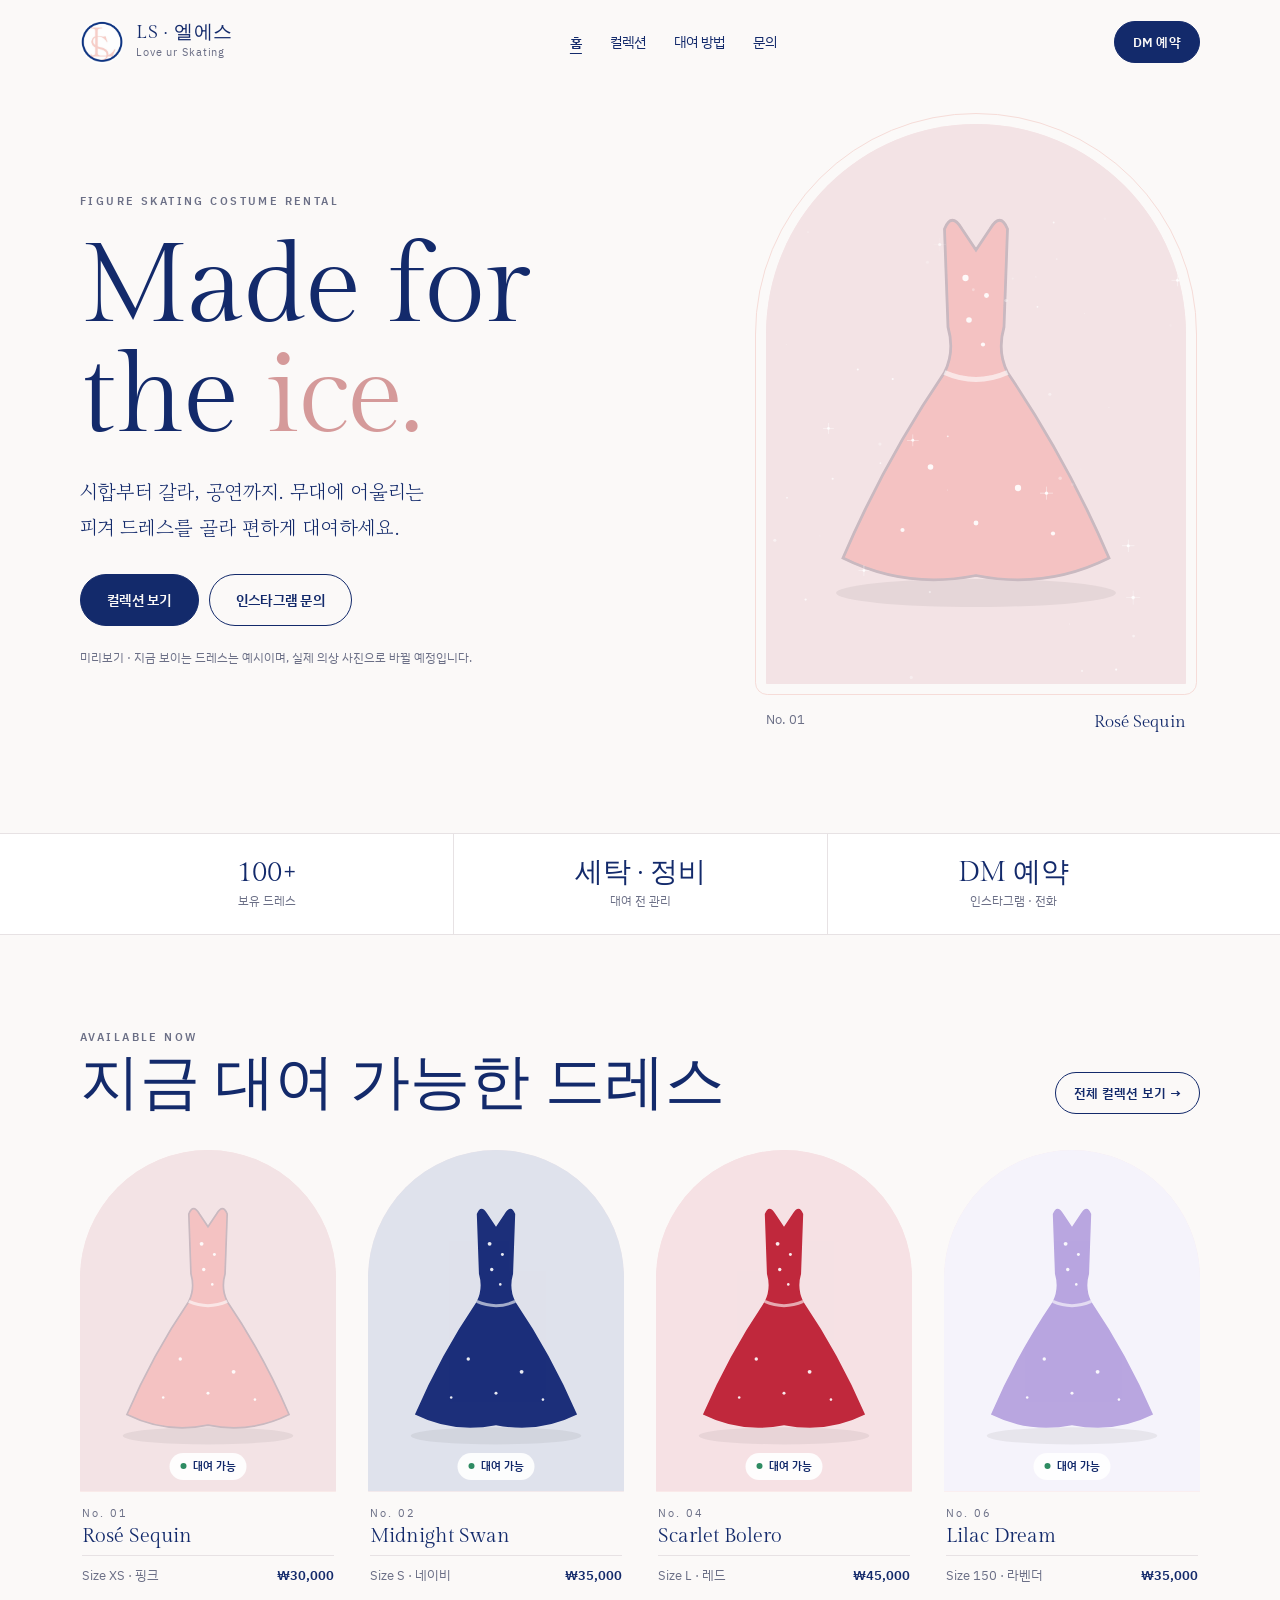
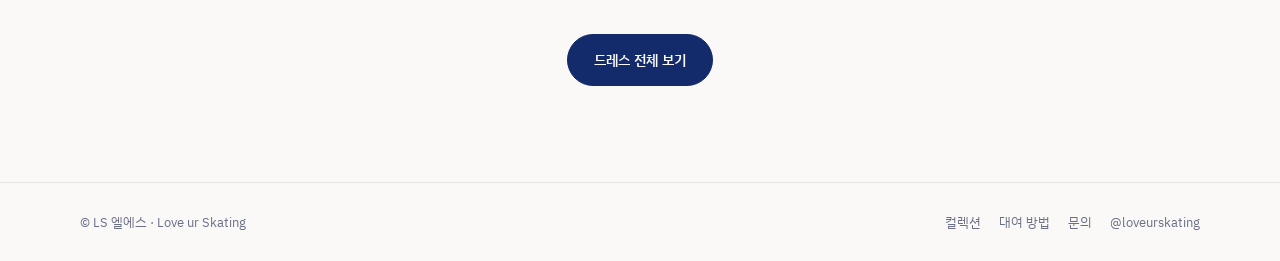
<file: index.html>
<!doctype html>
<html lang="ko">
<head>
<meta charset="utf-8">
<meta name="viewport" content="width=device-width, initial-scale=1, viewport-fit=cover">
<meta name="description" content="LS 엘에스 · Love ur Skating 피겨 의상 대여">
<title>LS 엘에스 피겨 의상 대여</title>
<meta name="claude:viewport-fit-sides" content="cover">
<link rel="preconnect" href="https://fonts.googleapis.com">
<link rel="preconnect" href="https://fonts.gstatic.com" crossorigin>
<link rel="stylesheet" href="https://fonts.googleapis.com/css2?family=Gilda+Display&family=Gowun+Batang:wght@400;700&family=IBM+Plex+Sans+KR:wght@400;500;600&display=swap">
<style>
/* Layout: atelier lookbook in the logo's own colours (navy + blush on ice-white).
   Arched frames, like the curved end of a rink, carry the hero and every dress card. */
:root{
  --ice:#fbf9f8;      /* page */
  --paper:#ffffff;    /* raised surfaces */
  --blush:#f6dcd8;    /* logo pink */
  --blush-2:#fbeceb;  /* pale blush fills */
  --navy:#132a6b;     /* logo navy: text, buttons */
  --navy-2:#0c1c4d;   /* contact band */
  --mut:#6b6f86;      /* secondary text */
  --line:#e7e2e4;
  --on-navy:#fbeceb;
  --ok:#2e8b62;--no:#c2415d;--wait:#c58a2b;
  --display:"Gilda Display","Didot",Georgia,serif;
  --kr-serif:"Gowun Batang","AppleMyungjo","Batang",serif;
  --body:"IBM Plex Sans KR",-apple-system,"Apple SD Gothic Neo","Malgun Gothic",sans-serif;
}
@media (prefers-color-scheme: dark){:root:not([data-theme="light"]){
  --ice:#0e1430;--paper:#151c3d;--blush:#e9c4c0;--blush-2:#1d2448;--navy:#f3dcd9;--navy-2:#080d22;--mut:#a6abc6;--line:#283161;--on-navy:#fbeceb;color-scheme:dark}}
:root[data-theme="dark"]{
  --ice:#0e1430;--paper:#151c3d;--blush:#e9c4c0;--blush-2:#1d2448;--navy:#f3dcd9;--navy-2:#080d22;--mut:#a6abc6;--line:#283161;--on-navy:#fbeceb;color-scheme:dark}

*{box-sizing:border-box}
[hidden]{display:none!important}
body{margin:0;word-break:keep-all;overflow-wrap:break-word;background:var(--ice);color:var(--navy);font-family:var(--body);font-size:15px;line-height:1.7;-webkit-font-smoothing:antialiased}
img{max-width:100%}
a{color:inherit}
a:focus-visible,button:focus-visible{outline:2px solid var(--navy);outline-offset:3px}
.wrap{max-width:1160px;margin:0 auto;padding-left:max(20px,env(safe-area-inset-left,0px));padding-right:max(20px,env(safe-area-inset-right,0px))}
.label{font-size:11px;font-weight:600;letter-spacing:.22em;text-transform:uppercase;color:var(--mut)}

/* ---------- Header ---------- */
.top{display:flex;align-items:center;justify-content:space-between;gap:16px;padding-block:20px}
.brand{display:flex;align-items:center;gap:12px;text-decoration:none}
.brand img{width:44px;height:44px;border-radius:50%;background:#fff}
.brand b{display:block;font-family:var(--display);font-weight:400;font-size:19px;letter-spacing:.04em;line-height:1.1}
.brand small{display:block;font-size:11px;color:var(--mut);letter-spacing:.08em}
.top{flex-wrap:wrap}
.menu{display:flex;align-items:center;gap:28px;font-size:14px}
.menu a.on{font-weight:600;text-decoration:underline;text-decoration-thickness:1px;text-underline-offset:6px}
.top-cta{order:2}
@media(max-width:720px){.menu{order:3;width:100%;justify-content:space-between;gap:8px;border-top:1px solid var(--line);padding-top:12px}}
.view{animation:fade .35s ease}
@keyframes fade{from{opacity:.4}to{opacity:1}}
.page-head{padding-block:48px 8px}
.page-head .sec-title{font-size:clamp(44px,7vw,72px)}
.more{display:flex;justify-content:center;margin-top:48px}
.featured{padding-block:88px 96px}
.crumbs{font-size:13px;color:var(--mut);margin:0 0 6px}
.crumbs a{text-decoration:none}.crumbs a:hover{text-decoration:underline}
.site-foot{border-top:1px solid var(--line);padding-block:28px;font-size:13px;color:var(--mut)}
.site-foot .wrap{display:flex;flex-wrap:wrap;justify-content:space-between;gap:10px 24px}
.site-foot a{text-decoration:none}.site-foot a:hover{text-decoration:underline}
.site-foot nav{display:flex;flex-wrap:wrap;gap:6px 18px}
.menu a{text-decoration:none}
.menu a:not(.btn):hover{text-decoration:underline;text-underline-offset:5px}


/* ---------- Buttons ---------- */
.btn{display:inline-flex;align-items:center;justify-content:center;gap:8px;font:inherit;font-weight:600;font-size:14px;letter-spacing:.02em;padding:13px 26px;border-radius:999px;text-decoration:none;cursor:pointer;border:1px solid var(--navy);transition:background .2s,color .2s}
.btn-solid{background:var(--navy);color:var(--ice)}
.btn-solid:hover{background:transparent;color:var(--navy)}
.btn-line{background:transparent;color:var(--navy)}
.btn-line:hover{background:var(--navy);color:var(--ice)}
.btn-sm{padding:9px 18px;font-size:13px}

/* ---------- Hero ---------- */
.hero{display:grid;gap:40px;align-items:center;padding-block:24px 72px}
@media(min-width:880px){.hero{grid-template-columns:1.15fr .85fr;gap:64px;padding-block:40px 96px}}
.hero-copy{display:grid;gap:22px;min-width:0}
.hero h1{margin:0;font-family:var(--display);font-weight:400;font-size:clamp(56px,9vw,112px);line-height:.98;letter-spacing:-.01em}
.hero h1 em{font-style:normal;color:#d59a9a}
.kr-lede{margin:0;font-family:var(--kr-serif);font-size:clamp(17px,2.2vw,20px);line-height:1.8;max-width:26em;text-wrap:balance}
.cta{display:flex;flex-wrap:wrap;gap:10px;margin-top:6px}
.note{font-size:12px;color:var(--mut);margin:0}

.arch{position:relative;aspect-ratio:3/4;max-width:100%;border-radius:999px 999px 6px 6px;overflow:hidden;background:var(--blush-2)}
.arch .art,.arch canvas{position:absolute;inset:0;width:100%;height:100%}
.arch canvas{pointer-events:none}
.hero-figure{margin:0;display:grid;gap:14px;justify-self:center;width:min(100%,420px)}
.hero-figure .arch{outline:1px solid var(--blush);outline-offset:10px}
.hero-figure figcaption{display:flex;justify-content:space-between;gap:12px;font-size:13px;color:var(--mut);padding-top:10px}
.hero-figure figcaption b{font-family:var(--display);font-weight:400;font-size:17px;color:var(--navy)}

/* ---------- Facts strip ---------- */
.facts{border-block:1px solid var(--line);background:var(--paper)}
.facts ul{list-style:none;margin:0;padding:0;display:grid;grid-template-columns:repeat(3,minmax(0,1fr))}
.facts li{padding-block:22px;padding-inline:12px;display:grid;gap:2px;text-align:center}
.facts li+li{border-left:1px solid var(--line)}
.facts b{font-family:var(--display);font-weight:400;font-size:clamp(17px,3vw,28px);white-space:nowrap;line-height:1.2}
.facts span{font-size:12px;color:var(--mut)}

/* ---------- Collection ---------- */
.collection{padding-block:32px 96px}
.sec-head{display:flex;flex-wrap:wrap;align-items:flex-end;justify-content:space-between;gap:20px 32px;margin-bottom:36px}
.sec-title{margin:6px 0 0;font-family:var(--display);font-weight:400;font-size:clamp(38px,6vw,60px);line-height:1}
.sec-kr{margin:8px 0 0;font-family:var(--kr-serif);color:var(--mut)}
.tabs{display:flex;flex-wrap:wrap;gap:4px 22px}
.tab{font:inherit;font-size:14px;background:none;border:0;padding:6px 0;color:var(--mut);cursor:pointer;border-bottom:1px solid transparent}
.tab sup{font-size:10px;margin-left:3px}
.tab:hover{color:var(--navy)}
.tab.on{color:var(--navy);font-weight:600;border-bottom-color:var(--navy)}
.grid{display:grid;grid-template-columns:repeat(2,minmax(0,1fr));gap:40px 16px}
@media(min-width:760px){.grid{grid-template-columns:repeat(3,minmax(0,1fr));gap:56px 32px}}
@media(min-width:1080px){.grid{grid-template-columns:repeat(4,minmax(0,1fr))}}
.card{display:grid;gap:12px;width:100%;text-align:left;font:inherit;color:inherit;background:none;border:0;padding:0;cursor:pointer}
.card .arch .art{transition:transform .6s ease}
.card:hover .arch .art{transform:scale(1.05)}
.status{position:absolute;left:50%;bottom:12px;transform:translateX(-50%);white-space:nowrap;display:inline-flex;align-items:center;gap:6px;background:rgba(255,255,255,.92);color:#132a6b;font-size:11px;font-weight:600;padding:4px 11px;border-radius:999px}
.status::before{content:"";width:6px;height:6px;border-radius:50%;background:var(--dot)}
.s-available{--dot:var(--ok)}.s-rented{--dot:var(--no)}.s-preparing{--dot:var(--wait)}
.tag{display:grid;gap:2px;padding-inline:2px}
.tag .no{font-size:11px;letter-spacing:.18em;color:var(--mut)}
.tag h3{margin:0;font-family:var(--display);font-weight:400;font-size:20px;line-height:1.25}
.tag .row{display:flex;justify-content:space-between;align-items:baseline;gap:8px;font-size:13px;color:var(--mut);border-top:1px solid var(--line);padding-top:8px;margin-top:4px}
.tag .row b{color:var(--navy);font-weight:600;font-variant-numeric:tabular-nums}
.empty{color:var(--mut)}

/* ---------- How to rent ---------- */
.how{background:var(--blush-2);padding-block:56px 96px;margin-top:32px}
.steps{list-style:none;margin:40px 0 0;padding:0;display:grid;gap:32px}
@media(min-width:760px){.steps{grid-template-columns:repeat(3,minmax(0,1fr));gap:48px}}
.steps li{display:grid;gap:10px;border-top:1px solid var(--navy);padding-top:20px;min-width:0}
.steps .n{font-family:var(--display);font-size:15px;letter-spacing:.12em}
.steps h3{margin:0;font-family:var(--kr-serif);font-size:20px;font-weight:700}
.steps p{margin:0;color:var(--mut);max-width:28em}

/* ---------- Contact ---------- */
.contact{background:var(--navy-2);color:var(--on-navy);padding-block:72px 64px;margin-top:32px}
.contact-grid{display:grid;gap:40px}
@media(min-width:880px){.contact-grid{grid-template-columns:1fr 1fr;align-items:end}}
.contact h2{margin:0;font-family:var(--display);font-weight:400;font-size:clamp(44px,7vw,80px);line-height:1}
.contact .kr{margin:14px 0 0;font-family:var(--kr-serif);font-size:17px;opacity:.85}
.lines{display:grid}
.line{display:flex;flex-wrap:wrap;align-items:center;justify-content:space-between;gap:8px 16px;padding-block:18px;border-top:1px solid rgba(251,236,235,.25)}
.line:last-child{border-bottom:1px solid rgba(251,236,235,.25)}
.line .k{font-size:11px;letter-spacing:.22em;text-transform:uppercase;opacity:.7}
.line .v{font-family:var(--display);font-size:clamp(20px,3vw,26px);text-decoration:none;font-variant-numeric:tabular-nums;user-select:all}
.line a.v:hover{text-decoration:underline;text-underline-offset:6px}
.line .vwrap{display:flex;align-items:center;gap:12px}
.copy{font:inherit;font-size:12px;color:var(--on-navy);background:transparent;border:1px solid rgba(251,236,235,.5);border-radius:999px;padding:4px 12px;cursor:pointer}
.fine{margin:56px 0 0;font-size:12px;opacity:.6;display:flex;flex-wrap:wrap;justify-content:space-between;gap:8px}

/* ---------- Dress page ---------- */
.dress-page{display:grid;gap:28px;padding-block:8px 72px}
@media(min-width:880px){.dress-page{grid-template-columns:minmax(0,1fr) minmax(0,1fr);gap:72px;align-items:start;padding-block:16px 96px}}
.dress-figure{margin:0;justify-self:center;width:min(100%,420px)}
.dress-figure .arch{outline:1px solid var(--blush);outline-offset:10px}
.detail{display:grid;gap:16px;align-content:start;min-width:0}
@media(min-width:880px){.detail{position:sticky;top:24px;padding-top:24px}}
.detail h1{margin:0;font-family:var(--display);font-weight:400;font-size:clamp(36px,5vw,52px);line-height:1.05}
.detail .status{position:static;transform:none;justify-self:start;background:var(--blush-2);color:var(--navy);font-size:12px;padding:5px 12px}
.detail .price{margin:0;font-size:24px;font-weight:600;font-variant-numeric:tabular-nums}
.detail .price small{font-size:13px;font-weight:400;color:var(--mut)}
dl{display:grid;grid-template-columns:96px minmax(0,1fr);gap:12px;margin:0;padding-block:18px;border-block:1px solid var(--line)}
dt{color:var(--mut)}dd{margin:0}
.actions{display:grid;gap:10px}
.hint{margin:0;font-size:13px;color:var(--mut)}
.back{display:inline-flex;gap:6px;font-size:14px;text-decoration:none;color:var(--mut)}
.back:hover{color:var(--navy)}
.related{border-top:1px solid var(--line);padding-block:64px 88px}
.related .sec-title{font-size:clamp(28px,4vw,40px)}

@media (prefers-reduced-motion: reduce){*{transition:none!important}}
</style>
</head>
<body>


<div class="wrap">
  <header class="top">
    <a class="brand" href="#"><img src="[data-uri]" alt="LS 로고"><span><b>LS · 엘에스</b><small>Love ur Skating</small></span></a>
    <nav class="menu" aria-label="메뉴">
      <a href="#" data-nav="home">홈</a>
      <a href="#collection" data-nav="collection">컬렉션</a>
      <a href="#how" data-nav="how">대여 방법</a>
      <a href="#contact" data-nav="contact">문의</a>
    </nav>
    <a class="btn btn-solid btn-sm top-cta" id="topIg" href="#" target="_blank" rel="noopener">DM 예약</a>
  </header>
</div>

<div class="view" data-view="home">
<div class="wrap">
  <section class="hero">
    <div class="hero-copy">
      <span class="label">Figure Skating Costume Rental</span>
      <h1>Made for<br>the <em>ice.</em></h1>
      <p class="kr-lede">시합부터 갈라, 공연까지. 무대에 어울리는 피겨 드레스를 골라 편하게 대여하세요.</p>
      <div class="cta">
        <a class="btn btn-solid" href="#collection">컬렉션 보기</a>
        <a class="btn btn-line" id="heroIg" href="#" target="_blank" rel="noopener">인스타그램 문의</a>
      </div>
      <p class="note">미리보기 · 지금 보이는 드레스는 예시이며, 실제 의상 사진으로 바뀔 예정입니다.</p>
    </div>
    <figure class="hero-figure">
      <div class="arch" id="heroArch"><canvas id="sparkle" aria-hidden="true"></canvas></div>
      <figcaption><span id="heroNo"></span><b id="heroName"></b></figcaption>
    </figure>
  </section>
</div>

<section class="facts" aria-label="LS 소개">
  <div class="wrap">
    <ul>
      <li><b>100+</b><span>보유 드레스</span></li>
      <li><b>세탁 · 정비</b><span>대여 전 관리</span></li>
      <li><b>DM 예약</b><span>인스타그램 · 전화</span></li>
    </ul>
  </div>
</section>

<section class="featured wrap">
  <div class="sec-head">
    <div>
      <span class="label">Available now</span>
      <h2 class="sec-title">지금 대여 가능한 드레스</h2>
    </div>
    <a class="btn btn-line btn-sm" href="#collection">전체 컬렉션 보기 →</a>
  </div>
  <div class="grid" id="featuredGrid"></div>
  <div class="more"><a class="btn btn-solid" href="#collection">드레스 전체 보기</a></div>
</section>
</div>

<main>
  <div class="view" data-view="collection" hidden>
  <section class="page-head wrap">
    <p class="crumbs"><a href="#">홈</a> / 컬렉션</p>
    <h1 class="sec-title">The Dresses</h1>
    <p class="sec-kr">드레스를 누르면 사이즈와 대여 가능일을 볼 수 있어요.</p>
  </section>
  <section class="collection wrap">
    <div class="sec-head">
      <div class="tabs" id="tabs" role="group" aria-label="대여 상태"></div>
    </div>
    <div class="grid" id="grid"></div>
    <p class="empty" id="empty" hidden>이 상태의 드레스가 지금은 없어요.</p>
  </section>
  </div>

  <div class="view" data-view="how" hidden>
  <section class="page-head wrap">
    <p class="crumbs"><a href="#">홈</a> / 대여 방법</p>
    <h1 class="sec-title">How to rent</h1>
    <p class="sec-kr">세 단계면 대여가 끝나요.</p>
  </section>
  <section class="how">
    <div class="wrap">
      <ol class="steps">
        <li><span class="n">01</span><h3>드레스 고르기</h3><p>컬렉션에서 마음에 드는 드레스를 고르고 사이즈와 대여 가능 여부를 확인하세요.</p></li>
        <li><span class="n">02</span><h3>날짜와 함께 문의</h3><p>인스타그램 DM이나 전화로 드레스 이름과 대회·공연 날짜를 알려 주세요.</p></li>
        <li><span class="n">03</span><h3>수령하고 반납하기</h3><p>예약이 확정되면 수령과 반납 방법을 안내해 드려요.</p></li>
      </ol>
      <div class="more"><a class="btn btn-solid" href="#collection">드레스 고르러 가기</a></div>
    </div>
  </section>
  </div>

  <div class="view" data-view="contact" hidden>
  <section class="page-head wrap">
    <p class="crumbs"><a href="#">홈</a> / 문의</p>
    <h1 class="sec-title">Contact</h1>
    <p class="sec-kr">예약과 궁금한 점은 인스타그램 DM이나 전화로 편하게 물어보세요.</p>
  </section>
  <section class="contact">
  <div class="wrap">
    <div class="contact-grid">
      <div>
        <h2>Reserve<br>your dress.</h2>
        <p class="kr">원하는 드레스 이름과 날짜를 알려 주시면 바로 확인해 드릴게요.</p>
      </div>
      <div class="lines">
        <div class="line"><span class="k">Instagram</span><a class="v" id="ig" href="#" target="_blank" rel="noopener"></a></div>
        <div class="line"><span class="k">Phone</span><span class="vwrap"><a class="v" id="tel" href="#"></a><button class="copy" id="copyTel" type="button">복사</button></span></div>
        <div class="line"><span class="k">Hours</span><span id="hours"></span></div>
      </div>
    </div>
  </div>
  </section>
  </div>

  <div class="view" data-view="dress" hidden>
  <section class="page-head wrap">
    <p class="crumbs"><a href="#">홈</a> / <a href="#collection">컬렉션</a> / <span id="mCrumb"></span></p>
  </section>
  <section class="wrap dress-page">
    <figure class="dress-figure"><div class="arch" id="mArch"></div></figure>
    <div class="detail">
      <span class="label" id="mNo"></span>
      <h1 id="mName"></h1>
      <span class="status" id="mStatus"></span>
      <p class="price" id="mPrice"></p>
      <dl id="mDetails"></dl>
      <div class="actions">
        <a class="btn btn-solid" id="mIg" href="#" target="_blank" rel="noopener">인스타그램 DM으로 예약 문의</a>
        <a class="btn btn-line" id="mCall" href="#"></a>
      </div>
      <p class="hint">문의할 때 드레스 번호와 날짜를 함께 알려 주세요.</p>
      <a class="back" href="#collection">← 컬렉션으로 돌아가기</a>
    </div>
  </section>
  <section class="related wrap">
    <div class="sec-head">
      <h2 class="sec-title">다른 드레스도 둘러보세요</h2>
      <a class="btn btn-line btn-sm" href="#collection">전체 보기</a>
    </div>
    <div class="grid" id="relatedGrid"></div>
  </section>
  </div>
</main>

<footer class="site-foot">
  <div class="wrap">
    <span>© LS 엘에스 · Love ur Skating</span>
    <nav aria-label="하단 메뉴"><a href="#collection">컬렉션</a><a href="#how">대여 방법</a><a href="#contact">문의</a><a id="footIg" href="#" target="_blank" rel="noopener"></a></nav>
  </div>
</footer>

<script>
const SITE={"name": "LS (엘에스)", "tagline": "Love ur Skating · 피겨 의상 대여", "phone": "010-4342-8908", "instagram": "loveurskating", "hours": "문의 가능 시간: 매일 10:00 – 21:00"};
const DRESSES=[{"id": 1, "name": "Rosé Sequin", "color": "핑크", "colorHex": "#f4c2c2", "size": "XS", "price": 30000, "status": "available", "image": "", "note": ""}, {"id": 2, "name": "Midnight Swan", "color": "네이비", "colorHex": "#1c2f7a", "size": "S", "price": 35000, "status": "available", "image": "", "note": ""}, {"id": 3, "name": "Ice Crystal", "color": "화이트", "colorHex": "#f5f5f5", "size": "M", "price": 40000, "status": "rented", "image": "", "note": "", "availableFrom": "2026-11-20"}, {"id": 4, "name": "Scarlet Bolero", "color": "레드", "colorHex": "#c0283c", "size": "L", "price": 45000, "status": "available", "image": "", "note": ""}, {"id": 5, "name": "Black Swan", "color": "블랙", "colorHex": "#222", "size": "140", "price": 30000, "status": "preparing", "image": "", "note": ""}, {"id": 6, "name": "Lilac Dream", "color": "라벤더", "colorHex": "#b9a6e0", "size": "150", "price": 35000, "status": "available", "image": "", "note": ""}, {"id": 7, "name": "Mint Sorbet", "color": "민트", "colorHex": "#a8dcc8", "size": "160", "price": 40000, "status": "available", "image": "", "note": ""}, {"id": 8, "name": "Golden Hour", "color": "골드", "colorHex": "#d9b44a", "size": "XS", "price": 45000, "status": "available", "image": "", "note": ""}, {"id": 9, "name": "Pink Champagne", "color": "핑크", "colorHex": "#f4c2c2", "size": "S", "price": 30000, "status": "rented", "image": "", "note": "", "availableFrom": "2026-11-20"}, {"id": 10, "name": "Royal Navy", "color": "네이비", "colorHex": "#1c2f7a", "size": "M", "price": 35000, "status": "available", "image": "", "note": ""}, {"id": 11, "name": "Snow Queen", "color": "화이트", "colorHex": "#f5f5f5", "size": "L", "price": 40000, "status": "preparing", "image": "", "note": ""}, {"id": 12, "name": "Ruby Flame", "color": "레드", "colorHex": "#c0283c", "size": "140", "price": 45000, "status": "available", "image": "", "note": ""}];
const STATUS={available:"대여 가능",rented:"대여 중",preparing:"준비 중"};
const $=id=>document.getElementById(id);
const tel="tel:"+SITE.phone.replace(/\D/g,"");
const igDM="https://ig.me/m/"+SITE.instagram;
let current="";

const won=n=>"₩"+n.toLocaleString("ko-KR");
const no=d=>"No. "+String(d.id).padStart(2,"0");
function esc(s){return String(s).replace(/[&<>"']/g,c=>({"&":"&amp;","<":"&lt;",">":"&gt;",'"':"&quot;","'":"&#39;"}[c]));}
function tint(hex,k){const n=parseInt(hex.slice(1),16),r=n>>16,g=n>>8&255,b=n&255,m=v=>Math.round(v+(255-v)*k);return"rgb("+m(r)+","+m(g)+","+m(b)+")";}

/* Placeholder art until real photos arrive: a skating-dress silhouette on a tint of its own colour. */
function silhouette(hex){
  const light=/^#(f|e)/i.test(hex);
  return '<svg class="art" viewBox="0 0 120 160" preserveAspectRatio="xMidYMid slice" aria-hidden="true">'+
   '<rect width="120" height="160" fill="'+(light?"#f3e3e5":tint(hex,.86))+'"/>'+
   '<ellipse cx="60" cy="134" rx="40" ry="4" fill="#000" opacity=".06"/>'+
   '<path d="M51 30 Q53 25 56 30 L60 36 L64 30 Q67 25 69 30 L68 58 Q66 65 69 71 Q86 96 98 124 Q80 133 60 129 Q40 133 22 124 Q34 96 51 71 Q54 65 52 58 Z" fill="'+hex+'"'+(light?' stroke="#c9b9c0" stroke-width=".8"':'')+'/>'+
   '<path d="M51 71 Q60 75 69 71" fill="none" stroke="#fff" stroke-opacity=".6" stroke-width="1.4"/>'+
   '<g fill="#fff" opacity=".9"><circle cx="57" cy="44" r=".9"/><circle cx="63" cy="49" r=".7"/><circle cx="58" cy="56" r=".8"/><circle cx="62" cy="63" r=".6"/><circle cx="47" cy="98" r=".8"/><circle cx="72" cy="104" r=".9"/><circle cx="60" cy="114" r=".7"/><circle cx="39" cy="116" r=".6"/><circle cx="82" cy="117" r=".6"/></g>'+
   '</svg>';
}
function art(d){return d.image?'<img class="art" src="'+esc(d.image)+'" alt="'+esc(d.name)+'" loading="lazy" style="object-fit:cover">':silhouette(d.colorHex||"#f2c6cc");}

/* Collection */
function cardHTML(d){return (
    '<button class="card" type="button" data-id="'+d.id+'">'+
      '<div class="arch">'+art(d)+'<span class="status s-'+d.status+'">'+STATUS[d.status]+'</span></div>'+
      '<div class="tag"><span class="no">'+no(d)+'</span><h3>'+esc(d.name)+'</h3>'+
      '<div class="row"><span>Size '+esc(d.size)+' · '+esc(d.color)+'</span><b>'+won(d.price)+'</b></div></div>'+
    '</button>');}
function render(){
  const list=DRESSES.filter(d=>!current||d.status===current);
  $("grid").innerHTML=list.map(cardHTML).join("");
  $("empty").hidden=list.length>0;
}
document.addEventListener("click",e=>{const c=e.target.closest(".card");if(c)location.hash="dress-"+c.dataset.id;});
[["","전체"],...Object.entries(STATUS)].forEach(([v,l])=>{
  const n=DRESSES.filter(d=>!v||d.status===v).length;
  const b=document.createElement("button");b.type="button";b.className="tab"+(v?"":" on");
  b.innerHTML=l+'<sup>'+n+'</sup>';
  b.onclick=()=>{current=v;document.querySelectorAll(".tab").forEach(x=>x.classList.toggle("on",x===b));render();};
  $("tabs").appendChild(b);
});

/* Detail */
function openDress(d){
  $("mArch").innerHTML=art(d);
  $("mNo").textContent=no(d);
  $("mName").textContent=d.name;
  const s=$("mStatus");s.className="status s-"+d.status;s.textContent=STATUS[d.status];
  $("mPrice").innerHTML=won(d.price)+' <small>/ 1회 대여</small>';
  const rows=[["사이즈",d.size],["색상",d.color]];
  if(d.status==="rented"&&d.availableFrom)rows.push(["대여 가능일",d.availableFrom+" 이후"]);
  if(d.status==="preparing")rows.push(["상태","세탁·정비 중이에요. 곧 대여할 수 있어요."]);
  if(d.note)rows.push(["메모",d.note]);
  $("mDetails").innerHTML=rows.map(([k,v])=>'<dt>'+k+'</dt><dd>'+esc(v)+'</dd>').join("");
  $("mCrumb").textContent=d.name;
  const others=DRESSES.filter(x=>x.id!==d.id).sort((a,b)=>(a.status!=="available")-(b.status!=="available"));
  $("relatedGrid").innerHTML=others.slice(0,4).map(cardHTML).join("");
  document.title=d.name+" · LS 엘에스";
}
/* Contact */
$("heroIg").href=igDM;$("mIg").href=igDM;$("topIg").href=igDM;
$("footIg").href="https://instagram.com/"+SITE.instagram;$("footIg").textContent="@"+SITE.instagram;
$("ig").href="https://instagram.com/"+SITE.instagram;$("ig").textContent="@"+SITE.instagram;
$("tel").href=tel;$("tel").textContent=SITE.phone;
$("mCall").href=tel;$("mCall").textContent="전화 문의 · "+SITE.phone;
$("hours").textContent=SITE.hours;
$("copyTel").onclick=async()=>{
  try{await navigator.clipboard.writeText(SITE.phone);$("copyTel").textContent="복사됨";}
  catch(e){const r=document.createRange();r.selectNodeContents($("tel"));const s=getSelection();s.removeAllRanges();s.addRange(r);}
  setTimeout(()=>$("copyTel").textContent="복사",1600);
};

/* Hero: featured dress in the arch, with crystals catching the light */
const featured=DRESSES.find(d=>d.status==="available")||DRESSES[0];
$("heroArch").insertAdjacentHTML("afterbegin",art(featured));
$("heroNo").textContent=no(featured);$("heroName").textContent=featured.name;
$("featuredGrid").innerHTML=DRESSES.filter(d=>d.status==="available").slice(0,4).map(cardHTML).join("");
render();

/* Pages: home, #collection, #how, #contact, and one page per dress at #dress-N */
const VIEWS=["home","collection","how","contact"];
const BASE_TITLE=document.title;
let lastView=null;
function showView(v){
  if(v!=="dress")document.title=BASE_TITLE;
  if(v===lastView&&v!=="dress")return;
  document.querySelectorAll("[data-view]").forEach(el=>el.hidden=el.dataset.view!==v);
  document.querySelectorAll("[data-nav]").forEach(a=>a.classList.toggle("on",a.dataset.nav===v));
  lastView=v;window.scrollTo(0,0);dispatchEvent(new Event("resize"));
}
function route(){
  const h=location.hash.slice(1),m=h.match(/^dress-(\d+)$/);
  const d=m&&DRESSES.find(x=>x.id==m[1]);
  if(d){openDress(d);lastView=null;showView("dress");return;}
  showView(VIEWS.includes(h)?h:"home");
}
addEventListener("hashchange",route);route();
(function(){
  const c=$("sparkle"),x=c.getContext("2d");
  const still=matchMedia("(prefers-reduced-motion: reduce)").matches;
  let W,H,pts=[];
  function size(){const r=c.getBoundingClientRect(),dpr=Math.min(devicePixelRatio||1,2);W=r.width;H=r.height;c.width=W*dpr;c.height=H*dpr;x.setTransform(dpr,0,0,dpr,0,0);
    pts=Array.from({length:Math.round(W*H/2600)},()=>({x:Math.random()*W,y:Math.random()*H,r:Math.random()*1.4+.4,p:Math.random()*6.28,s:Math.random()*.03+.008}));}
  function frame(){x.clearRect(0,0,W,H);x.fillStyle="#fff";
    pts.forEach(p=>{p.p+=p.s;const a=Math.max(0,Math.sin(p.p));x.globalAlpha=a*.9;x.beginPath();x.arc(p.x,p.y,p.r,0,6.28);x.fill();
      if(p.r>1.3&&a>.6){x.globalAlpha=(a-.6)*1.5;x.fillRect(p.x-p.r*4,p.y-.35,p.r*8,.7);x.fillRect(p.x-.35,p.y-p.r*4,.7,p.r*8);}});
    if(!still)requestAnimationFrame(frame);}
  size();addEventListener("resize",size);frame();
})();
</script>

</body>
</html>
</file>
